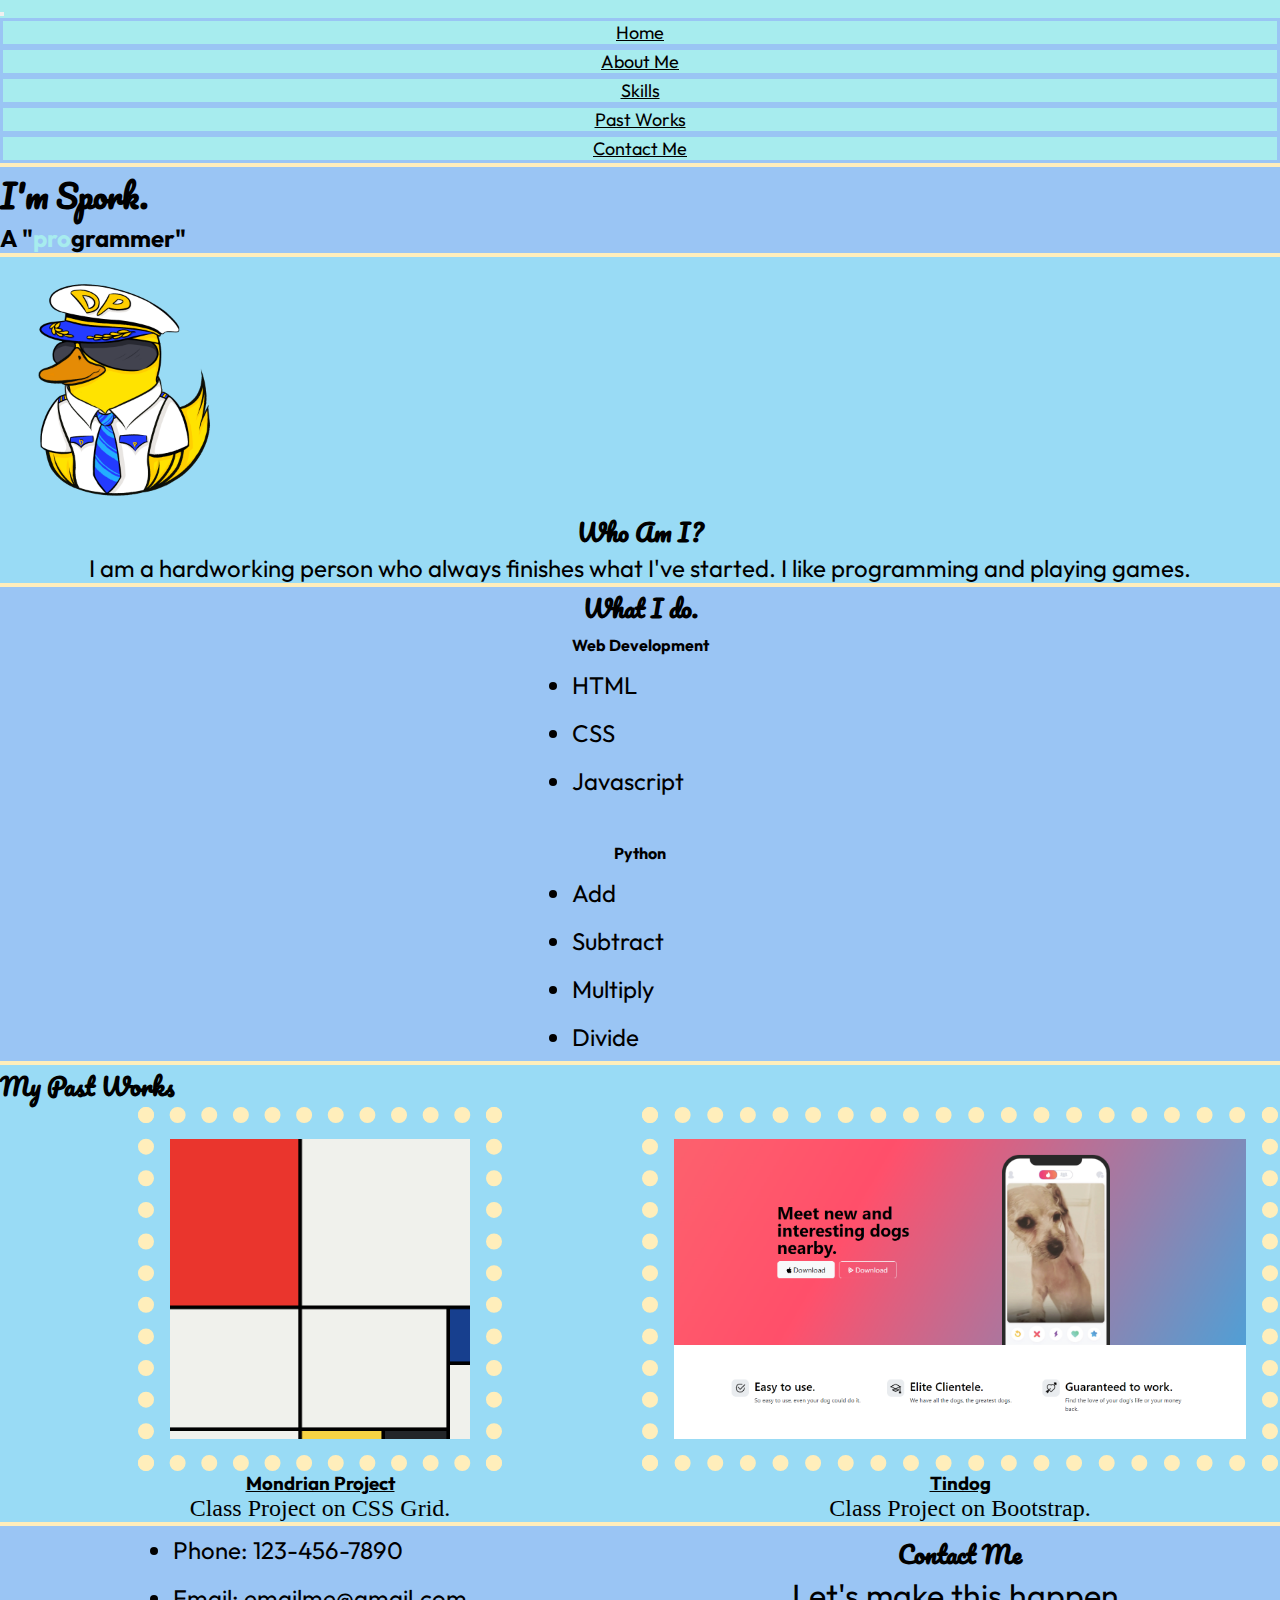
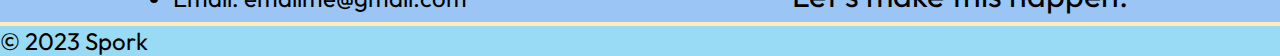
<file: index.html>
<!DOCTYPE html>
<html lang="en">
<head>
    <meta charset="UTF-8">
    <meta name="viewport" content="width=device-width, initial-scale=1.0">
    <title>Spork</title>
    <link href="https://cdn.jsdelivr.net/npm/bootstrap@5.3.0/dist/css/bootstrap.min.css" rel="stylesheet" integrity="sha384-9ndCyUaIbzAi2FUVXJi0CjmCapSmO7SnpJef0486qhLnuZ2cdeRhO02iuK6FUUVM" crossorigin="anonymous">
    <link rel="stylesheet" href="./css/style.css">
    <link rel="preconnect" href="https://fonts.googleapis.com">
    <link rel="preconnect" href="https://fonts.gstatic.com" crossorigin>
    <link href="https://fonts.googleapis.com/css2?family=Pacifico&display=swap" rel="stylesheet">
    <link rel="preconnect" href="https://fonts.googleapis.com">
    <link rel="preconnect" href="https://fonts.gstatic.com" crossorigin>
    <link href="https://fonts.googleapis.com/css2?family=Outfit:wght@200&display=swap" rel="stylesheet">
</head>
<body>


    <!-- Nav Bar -->
    <section class="top-bar">
        <div class="container ms-0">
            <nav class="navbar navbar-expand-lg">
                <div class="container-fluid">
                    <button class="navbar-toggler" type="button" data-bs-toggle="collapse"
                        data-bs-target="#navbarSupportedContent" aria-controls="navbarSupportedContent"
                        aria-expanded="false" aria-label="Toggle navigation">
                        <span class="navbar-toggler-icon"></span>
                    </button>
                    <div class="collapse navbar-collapse" id="navbarSupportedContent">
                        <ul class="navbar-nav me-auto mb-2 mb-lg-0">
                            <div class="custom-border border-5 mx-4 my-2">
                                <li class="nav-item">
                                    <a class="nav-link active mx-5" aria-current="page" href="./index.html">Home</a>
                                </li>
                            </div>
                            <div class="custom-border border-5 mx-4 my-2">
                                <li class="nav-item">
                                    <a class="nav-link active mx-5" aria-current="page" href="#about">About Me</a>
                                </li>
                            </div>
                            <div class="custom-border border-5 mx-4 my-2">
                                <li class="nav-item">
                                    <a class="nav-link active mx-5" aria-current="page" href="#skills">Skills</a>
                                </li>
                            </div>
                            <div class="custom-border border-5 mx-4 my-2">
                                <li class="nav-item">
                                    <a class="nav-link active mx-5" aria-current="page" href="#past-works">Past Works</a>
                                </li>
                            </div>
                            <div class="custom-border border-5 mx-4 my-2">
                                <li class="nav-item">
                                    <a class="nav-link active mx-5" aria-current="page" href="#contact-me">Contact Me</a>
                                </li>
                            </div>
                        </ul>
                    </div>
                </div>
            </nav>
        </div>
    </section>
    

    <!-- Title -->
    <section class="title">
        <div class="px-4 py-5 text-center">
            <h1 class="display-1 fw-bold text-body-emphasis" style="font-family: 'Pacifico', cursive;">I'm Spork.</h1>
            <div class="col-lg-6 mx-auto">
                <h2 class="lead display-6 mb-4 mt-5" style="font-family: 'Outfit', sans-serif;">A "<span class="pro">pro</span>grammer"</h2>
            </div>
        </div>
    </section>


    <!-- About Me -->
    <section class="about" id="about">
        <div class="">
            <div class="p-5 text-center">
                <div class="container py-5">
                    <div class="row">
                        <div class="col-lg-4">
                            <img src="./assets/quacko_mmm_noshade.png" alt="My Picture" height="250">
                        </div>
                        <div class="col-lg-8">
                            <h2 class="text-body-emphasis display-3 mb-5" style="font-family: 'Pacifico', cursive;">Who Am I?</h2>
                            <p class="col-lg-8 mx-auto lead display-7" style="font-family: 'Outfit', sans-serif;">I am a hardworking person who always finishes what I've started. I like programming and playing games.</p>
                        </div>
                    </div>
                </div>
            </div>
        </div>
    </section>


    <!-- What I Do -->
    <section class="skills" id="skills">
        <div class="">
            <div class="p-5 text-center">
                <div class="container py-5">
                    <div class="row">
                        <h2 class="text-body-emphasis display-3 col-lg-4" style="font-family: 'Pacifico', cursive;">What I do.</h2>
                        <ul class="whatido col-lg-8">
                            <h4 class="display-6" style="font-family: 'Outfit', sans-serif;">Web Development</h4>
                            <li>HTML</li>
                            <li>CSS</li>
                            <li>Javascript</li>
                            <br>
                            <h4 class="display-6" style="font-family: 'Outfit', sans-serif;">Python</h4>
                            <li>Add</li>
                            <li>Subtract</li>
                            <li>Multiply</li>
                            <li>Divide</li>
                        </ul>
                    </div>
                </div>
            </div>
        </div>
    </section>


    <!-- Past Works -->
    <section class="past-works" id="past-works">
        <div class="">
            <div class="p-5 text-center">
                <h2 class="text-body-emphasis display-4 mb-3" style="font-family: 'Pacifico', cursive;">My Past Works</h2>
                <div class="works container py-5">
                    <div class="work-item">
                        <img src="./assets/mondrian.png" class="img-fluid me-5" alt="mondrian" height="300">
                        <a href="./public/mondrian.html"><h3 class="mt-3 display-6" style="font-family: 'Outfit', sans-serif;">Mondrian Project</h3></a>
                        <p class="lead mt-2 display-7">Class Project on CSS Grid.</p>
                    </div>
                    <div class="work-item">
                        <img src="./assets/tindog.png" class="img-fluid ms-5" alt="tindog" height="300">
                        <a href="./public/tindog.html"><h3 class="mt-3 display-6" style="font-family: 'Outfit', sans-serif;">Tindog</h3></a>
                        <p class="lead mt-2 display-7">Class Project on Bootstrap.</p>
                    </div>
                </div>
            </div>
        </div>
    </section>


    <!-- Contact Me -->
    <section class="contact-me" id="contact-me">
        <div class="">
            <div class="py-5">
                    <div class="row contact">
                        <div class="contact-right">
                            <h2 class="text-body-emphasis display-4 mb-3" style="font-family: 'Pacifico', cursive;">Contact Me</h2>
                            <p class="mt-2" style="font-family: 'Outfit', sans-serif; font-size: xx-large;">Let's make this happen.</p>
                        </div>
                        <div class="contact-left">
                            <ul>
                                <li class="display-7" style="font-family: 'Outfit', sans-serif;">Phone: 123-456-7890</li>
                                <li class="display-7" style="font-family: 'Outfit', sans-serif;">Email: emailme@gmail.com</li>
                            </ul>
                        </div>
                    </div>
                </div>
            </div>
        </div>
    </section>


    <!-- Footer -->
    <section class="footer">
        <div class="container">
            <footer class="py-3">
                <p class="text-center text-body-secondary display-7" style="font-family: 'Outfit', sans-serif;">© 2023 Spork</p>
            </footer>
        </div>
    </section>


    <script src="https://cdn.jsdelivr.net/npm/bootstrap@5.3.0/dist/js/bootstrap.bundle.min.js" integrity="sha384-geWF76RCwLtnZ8qwWowPQNguL3RmwHVBC9FhGdlKrxdiJJigb/j/68SIy3Te4Bkz" crossorigin="anonymous"></script>
</body>
</html>
</file>
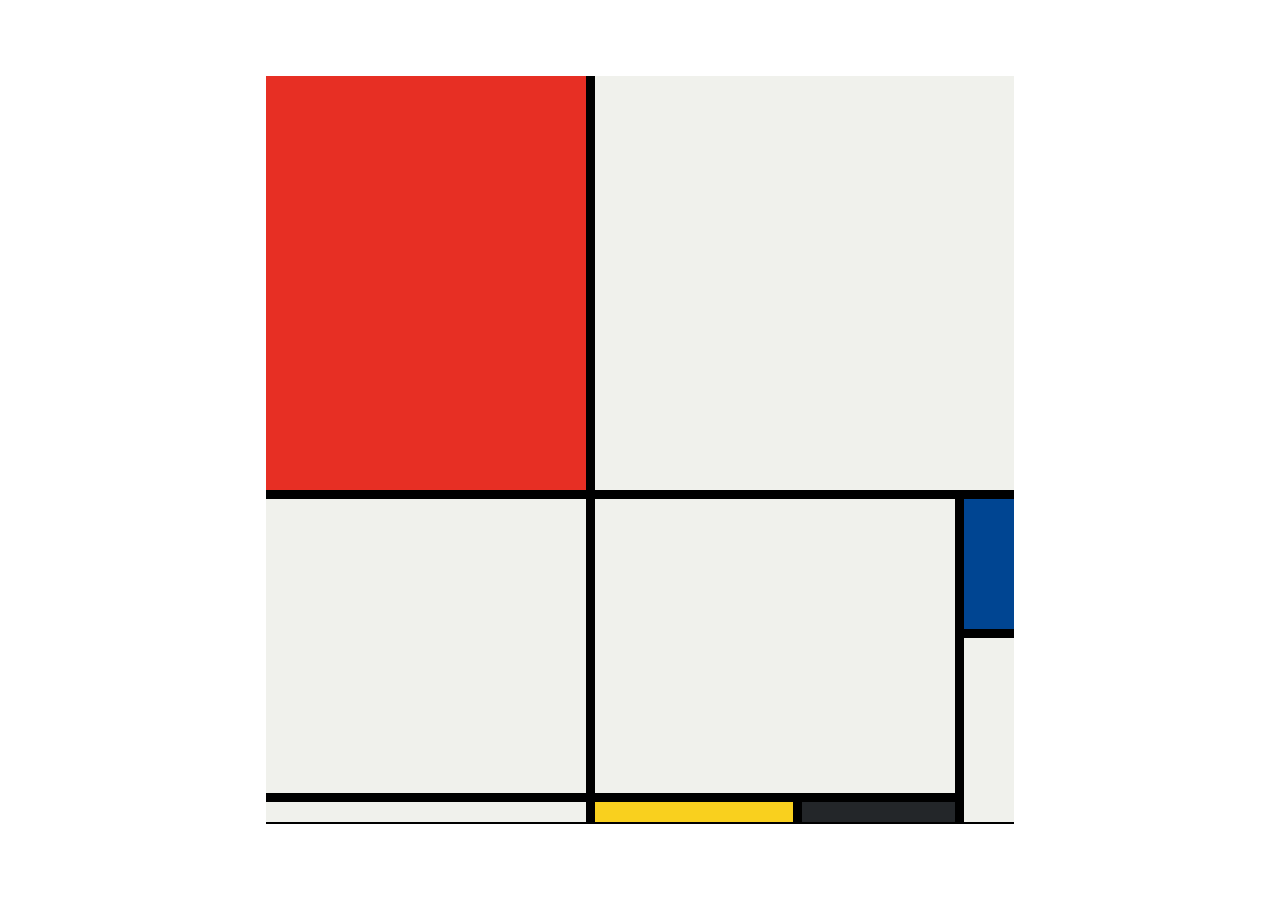
<file: public/mondrian.html>
<!DOCTYPE html>
<html lang="en">

<head>
  <meta charset="UTF-8">
  <meta name="viewport" content="width=device-width, initial-scale=1.0">
  <title>Mondrian Project</title>
  <style>
    /* 
    Write your CSS here 
    Gap Colour: #000
    White: #F0F1EC
    Red: #E72F24
    Black: #232629
    Blue: #004592
    Yellow: #F9D01E

    For dimensions, see dimensions.png image.
    HINT: Remember you can't change the properties of grid lines.
    But grid lines are transparent!
    */
    body {
      display: flex;
      justify-content: center;
      align-items: center;
      height: 100vh;
      padding: 0;
      margin: 0;
    }

    .container {
      height: 748px;
      width: 748px;
      display: grid;
      gap: 9px;
      background-color: #000;
      grid-template-rows: 414px 130px 155px 20px;
      grid-template-columns: 320px 198px 153px 50px
    }

    .red {
      grid-area: 1 / 1;
      background-color: #E72F24;
      width: 320px;
      height: 414px;
    }  
    
    .black {
      grid-area: 4 / 3;
      background-color: #232629;
      width: 153px;
      height: 20px;
    }

    .blue {
      grid-area: 2 / 4 ;
      background-color: #004592;
      width: 50px;
      height: 130px;
      border-bottom: 10px solid #000;
    }

    .yellow {
      grid-area: 4 / 2;
      background-color: #F9D01E;
      width: 198px;
      height: 20px;
    }

    .item {
      background-color: #F0F1EC;
    }
    
    .white1 {
      grid-area: 1 / 2 / 1 / 5;
    }

    .white2 {
      grid-area: 2 / 1 / 4 / 2;
    }

    .white3 {
      grid-area: 2 / 2 / 4 / 4;
    }

    .white4 {
      grid-area: 3 / 4 / 5 / 5;
    }
  </style>
</head>

<body>
  <!-- Write your HTML here -->
  <div class="container">
    <div class="red"></div>
    <div class="black"></div>
    <div class="blue"></div>
    <div class="yellow"></div>
    <div class="item white1"></div>
    <div class="item white2"></div>
    <div class="item white3"></div>
    <div class="item white4"></div>
    <div class="item white5"></div>
  </div>
</body>

</html>
</file>
<file: css/style.css>
* {
    margin: 0;
    padding: 0;
}

a {
    color: black;
}

.custom-border { 
    border: solid #9AC5F4;
} 

.pro {
    color: #A7ECEE;
}

.title, .skills, .past-works, .contact-me, .top-bar {
    background-color: #9AC5F4;
    border-top: 2px solid #FFEEBB;
    border-bottom: 2px solid #FFEEBB;
}

.about, .past-works, .footer {
    background-color: #99DBF5;
    border-top: 2px solid #FFEEBB;
    border-bottom: 2px solid #FFEEBB;
}

li.nav-item {
    text-align: center;
}

.top-bar {
    background-color: #A7ECEE;
    border-top: none;
}

.top-bar li {
    font-family: 'Outfit', sans-serif;
    font-size: large;
}

.about h2 {
    text-align: center;
}

.about p {
    text-align: center;
}

.skills h2 {
    display: flex;
    justify-content: center;
    align-items: center;
}

.skills .whatido {
    display: flex;
    flex-direction: column;
    justify-content: center;
    margin-inline: auto;
    max-width: fit-content;
    line-height: 2;
}

.skills .whatido h4 {
    text-align: center;
}

.skills .whatido li {
    font-family: 'Outfit', sans-serif;
    font-size: x-large;
}

.past-works .works {
    display: grid;
    grid-template-columns: repeat(2, 1fr);
}

.past-works img {
    border: #FFEEBB dotted 1rem;
    padding: 1rem;
}

.work-item {
    display: flex;
    flex-direction: column;
    justify-content: center;
    align-items: center;
}

.contact-me p {
    font-size: x-large;
}

.contact {
    display: grid;
    grid-template-columns: repeat(2, 1fr);
    justify-content: center;
    align-items: center;
}

.contact-me .contact-right {
    order: 1;
    justify-self: center;
    align-self: center;
}

.contact {
    display: flex;
    flex-wrap: wrap;
    justify-content: center;
    align-items: center;
}

.contact-left {
    flex: 1;
    text-align: center;
}

.contact-right {
    flex: 1;
    text-align: center;
}

.contact-me p {
    font-size: x-large;
}

.contact-me ul {
    display: flex;
    flex-direction: column;
    justify-content: center;
    margin-inline: auto;
    max-width: fit-content;
    line-height: 2;
    text-align: left;
}

.footer {
    border-bottom: none;
}

.display-7 {
    font-size: x-large;
}
</file>
